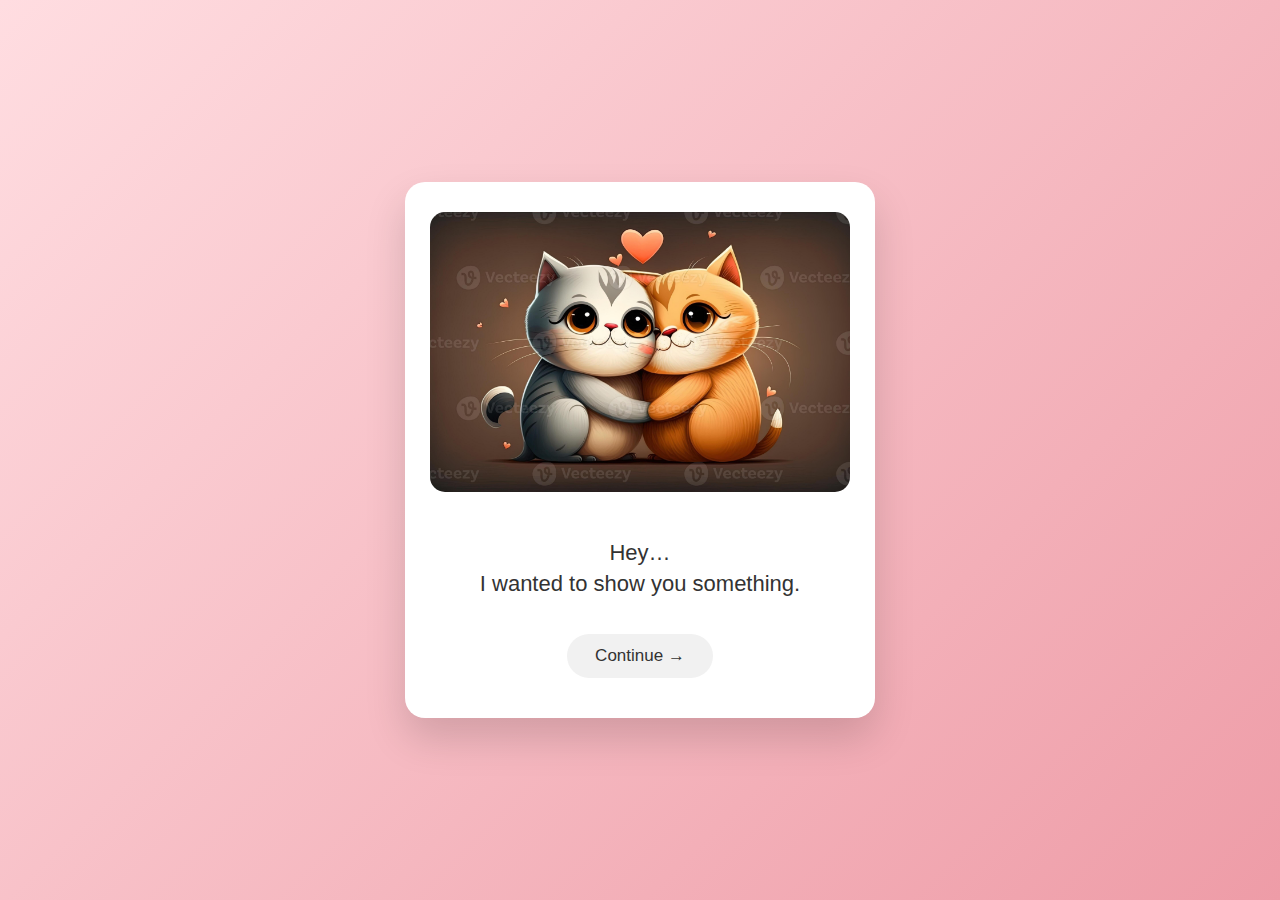
<file: index.html>
<!DOCTYPE html>
<html>
<head>
  <title>Hey</title>
  <link rel="stylesheet" href="style.css">
</head>
<body>

<div class="container">
  <img src="page1.jpg" alt="page 1 image">

  <p>
    Hey…<br>
    I wanted to show you something.
  </p>

  <a href="page2.html">
    <button onclick="startMusic()">Continue →</button>
  </a>
</div>

<script src="script.js"></script>
</body>
</html>

<!-- trigger pages deploy -->
</file>
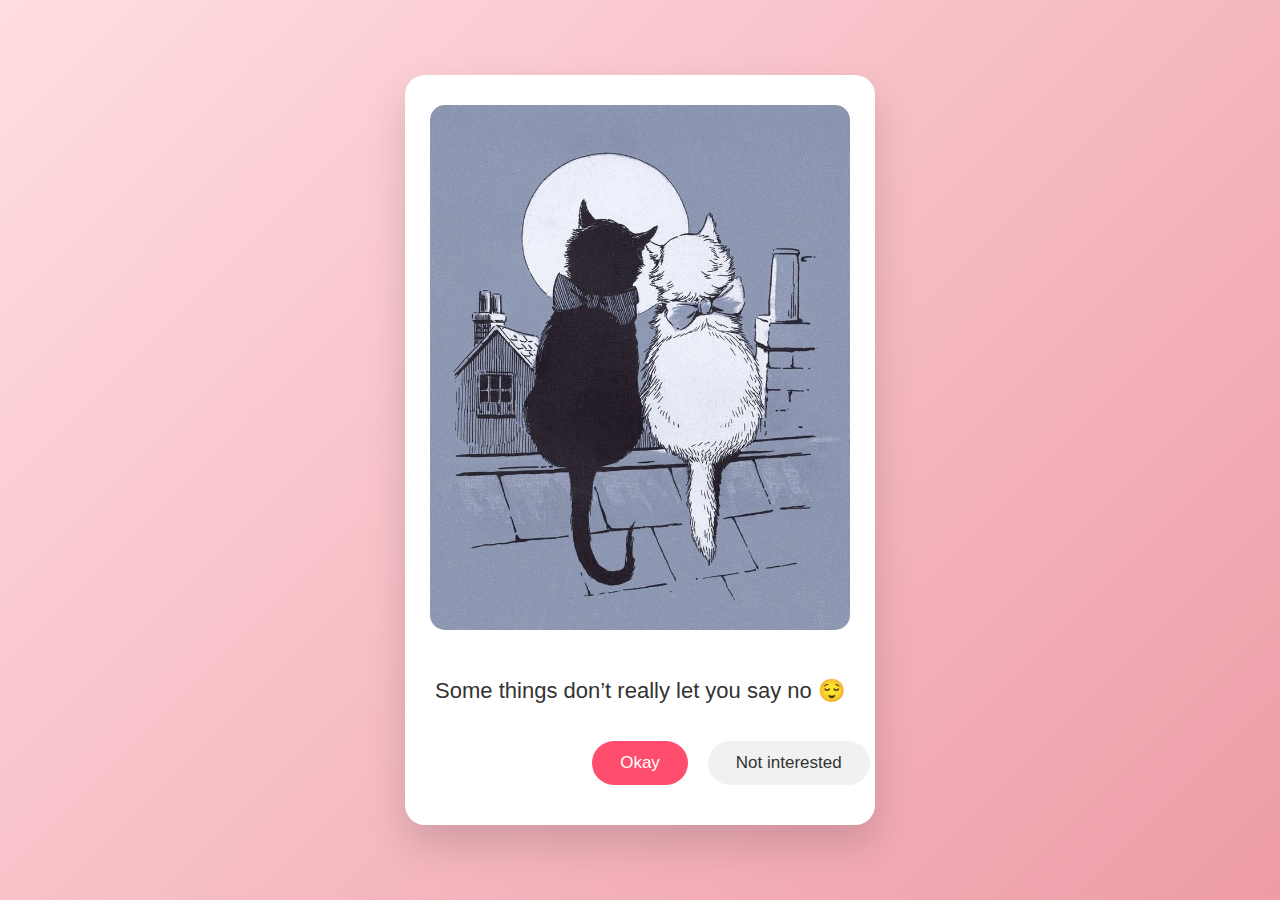
<file: page2.html>
<!DOCTYPE html>
<html>
<head>
  <title>Hmm</title>
  <link rel="stylesheet" href="style.css">
</head>
<body>

<div class="container">
  <img src="page2.jpg" alt="page 2 image">

  <p>Some things don’t really let you say no 😌</p>

  <button onclick="location.href='page3.html'">Okay</button>

  <button id="no2"
          style="position:absolute;"
          onmouseover="run('no2')">
    Not interested
  </button>
</div>

<script src="script.js"></script>
</body>
</html>
</file>
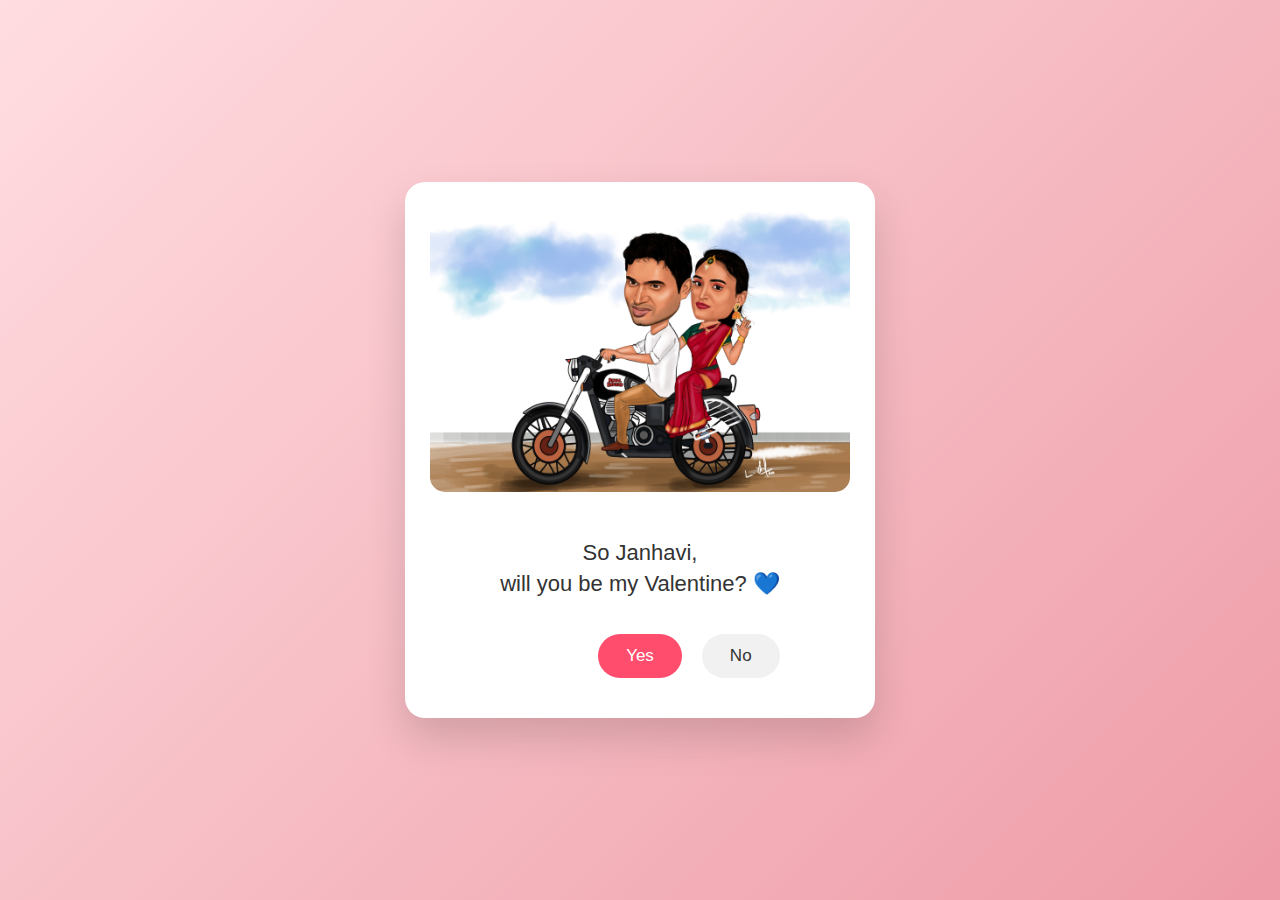
<file: page4.html>
<!DOCTYPE html>
<html>
<head>
  <title>Just one question</title>
  <link rel="stylesheet" href="style.css">
</head>
<body>

<div class="container">
  <img src="page4.jpg" alt="page 4 image">

  <p>
    So Janhavi,<br>
    will you be my Valentine? 💙
  </p>

  <button onclick="yesFinal()">Yes</button>

  <button id="no4"
          style="position:absolute;"
          onmouseover="run('no4')">
    No
  </button>
</div>

<script src="script.js"></script>
</body>
</html>
</file>
<file: style.css>
body {
  margin: 0;
  height: 100vh;
  display: flex;
  justify-content: center;
  align-items: center;
  font-family: 'Segoe UI', sans-serif;
  background: linear-gradient(135deg, #ffdde1, #ee9ca7);
}

.container {
  background: white;
  border-radius: 20px;
  padding: 30px 25px;
  max-width: 420px;
  width: 90%;
  text-align: center;
  box-shadow: 0 20px 40px rgba(0,0,0,0.15);
  animation: fadeIn 1s ease;
}

img {
  width: 100%;
  border-radius: 15px;
  margin-bottom: 20px;
}

p {
  font-size: 22px;
  margin-bottom: 25px;
  color: #333;
  line-height: 1.4;
}

button {
  font-size: 17px;
  padding: 12px 28px;
  margin: 10px;
  border: none;
  border-radius: 30px;
  cursor: pointer;
  transition: all 0.3s ease;
}

button:hover {
  transform: scale(1.05);
}

button:first-of-type {
  background: #ff4d6d;
  color: white;
}

button:first-of-type:hover {
  background: #e63b5c;
}

button:last-of-type {
  background: #f1f1f1;
  color: #333;
}

@keyframes fadeIn {
  from {
    opacity: 0;
    transform: translateY(20px);
  }
  to {
    opacity: 1;
    transform: translateY(0);
  }
}
</file>
